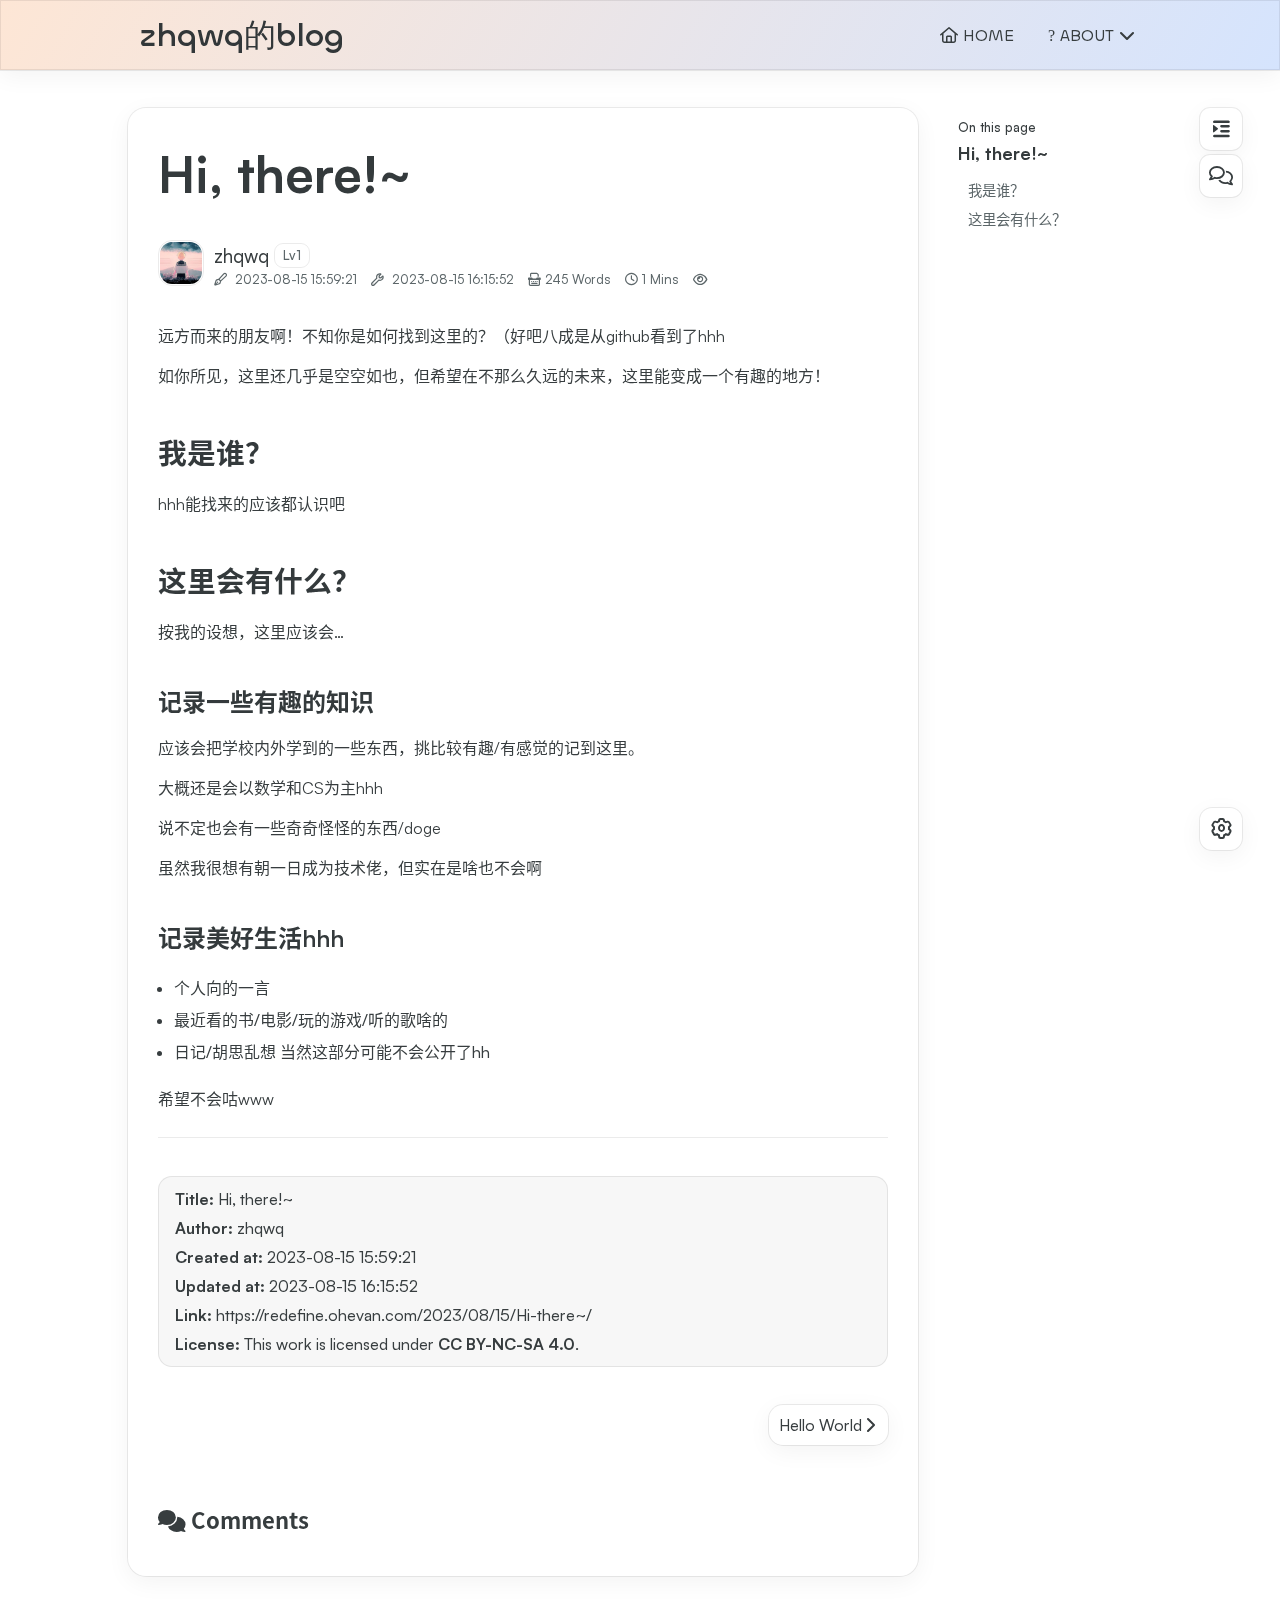
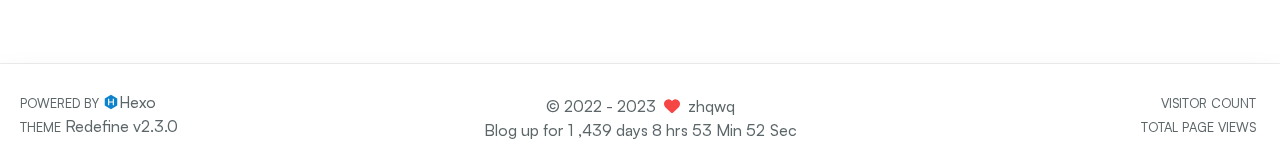
<file: 2023/08/15/Hi-there~/index.html>
<!DOCTYPE html>
<html lang="en">
<head>
    <meta charset="utf-8">
    <meta name="viewport" content="width=device-width, initial-scale=1">
    <meta name="keywords" content="Hexo Theme Redefine">
    
    <meta name="author" content="zhqwq">
    <!-- preconnect -->
    <link rel="preconnect" href="https://fonts.googleapis.com">
    <link rel="preconnect" href="https://fonts.gstatic.com" crossorigin>
    
    
    <!--- Seo Part-->
    
    <link rel="canonical" href="http://example.com/2023/08/15/hi-there~/"/>
    <meta name="robots" content="index,follow">
    <meta name="googlebot" content="index,follow">
    <meta name="revisit-after" content="1 days">
    
        <meta name="description" content="远方而来的朋友啊！不知你是如何找到这里的？（好吧八成是从github看到了hhh 如你所见，这里还几乎是空空如也，但希望在不那么久远的未来，这里能变成一个有趣的地方！ 我是谁？hhh能找来的应该都认识吧 这里会有什么？按我的设想，这里应该会… 记录一些有趣的知识应该会把学校内外学到的一些东西，挑比较有趣&#x2F;有感觉的记到这里。 大概还是会以数学和CS为主hhh 说不定也会有一些奇奇怪怪的东西">
<meta property="og:type" content="article">
<meta property="og:title" content="Hi, there!~">
<meta property="og:url" content="http://example.com/2023/08/15/Hi-there~/index.html">
<meta property="og:site_name" content="Hexo">
<meta property="og:description" content="远方而来的朋友啊！不知你是如何找到这里的？（好吧八成是从github看到了hhh 如你所见，这里还几乎是空空如也，但希望在不那么久远的未来，这里能变成一个有趣的地方！ 我是谁？hhh能找来的应该都认识吧 这里会有什么？按我的设想，这里应该会… 记录一些有趣的知识应该会把学校内外学到的一些东西，挑比较有趣&#x2F;有感觉的记到这里。 大概还是会以数学和CS为主hhh 说不定也会有一些奇奇怪怪的东西">
<meta property="og:locale" content="en_US">
<meta property="article:published_time" content="2023-08-15T07:59:21.875Z">
<meta property="article:modified_time" content="2023-08-15T08:15:52.293Z">
<meta property="article:author" content="John Doe">
<meta name="twitter:card" content="summary">
    
    
    <!--- Icon Part-->
    <link rel="icon" type="image/png" href="/images/redefine-favicon.svg" sizes="192x192">
    <link rel="apple-touch-icon" sizes="180x180" href="/images/redefine-favicon.svg">
    <meta name="theme-color" content="#8FBC94">
    <link rel="shortcut icon" href="/images/redefine-favicon.svg">
    <!--- Page Info-->
    
    <title>
        
            Hi, there!~ -
        
        zhqwq的blog
    </title>
    
<link rel="stylesheet" href="/css/style.css">

    
<link rel="stylesheet" href="/fonts/fonts.css">

    
<link rel="stylesheet" href="/fonts/Satoshi/satoshi.css">

    
<link rel="stylesheet" href="/fonts/Chillax/chillax.css">

    <!--- Font Part-->
    
    
    
    

    <!--- Inject Part-->
    
    <script id="hexo-configurations">
    let Global = window.Global || {};
    Global.hexo_config = {"hostname":"example.com","root":"/","language":"en"};
    Global.theme_config = {"articles":{"style":{"font_size":"16px","line_height":1.5,"image_border_radius":"14px","image_alignment":"center","image_caption":false,"link_icon":true},"word_count":{"enable":true,"count":true,"min2read":true},"author_label":{"enable":true,"auto":false,"list":[]},"code_block":{"copy":true,"style":"mac","font":{"enable":false,"family":null,"url":null}},"toc":{"enable":true,"max_depth":3,"number":false,"expand":true,"init_open":true},"copyright":true,"lazyload":true,"recommendation":{"enable":false,"title":"推荐阅读","limit":3,"mobile_limit":2,"placeholder":"/images/wallhaven-wqery6-light.webp","skip_dirs":[]}},"colors":{"primary":"#8FBC94","secondary":null},"global":{"fonts":{"chinese":{"enable":false,"family":null,"url":null},"english":{"enable":false,"family":null,"url":null}},"content_max_width":"1000px","sidebar_width":"210px","hover":{"shadow":true,"scale":false},"scroll_progress":{"bar":false,"percentage":true},"website_counter":{"url":"https://busuanzi.ibruce.info/busuanzi/2.3/busuanzi.pure.mini.js","enable":true,"site_pv":true,"site_uv":true,"post_pv":true},"single_page":true,"open_graph":true,"google_analytics":{"enable":false,"id":null}},"home_banner":{"enable":true,"style":"fixed","image":{"light":"/images/wallhaven-wqery6-light.webp","dark":"/images/wallhaven-wqery6-dark.webp"},"title":"zhqwq 的 blog","subtitle":{"text":["One must imagine Sisyphus happy.","Stay hungry, stay foolish.","May the power of P versus NP with you!^_^"],"hitokoto":{"enable":false,"api":"https://v1.hitokoto.cn"},"typing_speed":100,"backing_speed":80,"starting_delay":500,"backing_delay":1500,"loop":false,"smart_backspace":true},"text_color":{"light":"#fff","dark":"#d1d1b6"},"text_style":{"title_size":"2.8rem","subtitle_size":"1.5rem","line_height":1.2},"custom_font":{"enable":false,"family":null,"url":null},"social_links":{"enable":true,"links":{"github":"https://github.com/zhqwqwq","instagram":null,"zhihu":null,"twitter":null,"email":"zhanghq22@mails.tsinghua.edu.cm","luogu":"https://www.luogu.com.cn/user/37718"},"qrs":{"weixin":null}}},"plugins":{"feed":{"enable":false},"aplayer":{"enable":false,"type":"fixed","audios":[{"name":null,"artist":null,"url":null,"cover":null}]},"mermaid":{"enable":false,"version":"9.3.0"}},"version":"2.3.0","navbar":{"auto_hide":false,"color":{"left":"#f78736","right":"#367df7","transparency":35},"links":{"Home":{"path":"/","icon":"fa-regular fa-house"},"About":{"icon":"fa-duotone fa-question","submenus":{"关于我":"haimeixie.com","我的洛谷博客":"https://zhqwqsblog.blog.luogu.org/"},"path":null}},"search":{"enable":false,"preload":true}},"page_templates":{"friends_column":2,"tags_style":"blur"},"home":{"sidebar":{"enable":true,"position":"left","first_item":"menu","announcement":null,"links":null},"article_date_format":"auto","categories":{"enable":true,"limit":3},"tags":{"enable":true,"limit":3}},"footerStart":"2022/8/17 11:45:14"};
    Global.language_ago = {"second":"%s seconds ago","minute":"%s minutes ago","hour":"%s hours ago","day":"%s days ago","week":"%s weeks ago","month":"%s months ago","year":"%s years ago"};
    Global.data_config = {"masonry":false};
  </script>
    
    <!--- Fontawesome Part-->
    
<link rel="stylesheet" href="/fontawesome/fontawesome.min.css">

    
<link rel="stylesheet" href="/fontawesome/brands.min.css">

    
<link rel="stylesheet" href="/fontawesome/solid.min.css">

    
<link rel="stylesheet" href="/fontawesome/regular.min.css">

    
    
    
    
<meta name="generator" content="Hexo 6.3.0"></head>


<body>
<div class="progress-bar-container">
    

    
        <span class="pjax-progress-bar"></span>
        <span class="swup-progress-icon">
            <i class="fa-solid fa-circle-notch fa-spin"></i>
        </span>
    
</div>


<main class="page-container" id="swup">
    

    

    <div class="main-content-container">
        

        <div class="main-content-header">
            <header class="navbar-container">
    
    <div class="navbar-content">
        <div class="left">
            
            <a class="logo-title" href="/">
                
                zhqwq的blog
                
            </a>
        </div>

        <div class="right">
            <!-- PC -->
            <div class="desktop">
                <ul class="navbar-list">
                    
                        
                            <li class="navbar-item">
                                <!-- Menu -->
                                <a class="" 
                                    href="/"  >
                                    
                                        
                                            <i class="fa-regular fa-house"></i>
                                        
                                        HOME
                                    
                                </a>
                                <!-- Submenu -->
                                
                            </li>
                    
                        
                            <li class="navbar-item">
                                <!-- Menu -->
                                <a class="has-dropdown" 
                                    href="#" onClick="return false;">
                                    
                                        
                                            <i class="fa-duotone fa-question"></i>
                                        
                                        ABOUT&nbsp;<i class="fa-solid fa-chevron-down"></i>
                                    
                                </a>
                                <!-- Submenu -->
                                
                                    <ul class="sub-menu">
                                    
                                        <li>
                                        <a href="/haimeixie.com">关于我
                                        </a>
                                        </li>
                                    
                                        <li>
                                        <a target="_blank" rel="noopener" href="https://zhqwqsblog.blog.luogu.org/">我的洛谷博客
                                        </a>
                                        </li>
                                    
                                    </ul>
                                
                            </li>
                    
                    
                </ul>
            </div>
            <!-- Mobile -->
            <div class="mobile">
                
                <div class="icon-item navbar-bar">
                    <div class="navbar-bar-middle"></div>
                </div>
            </div>
        </div>
    </div>

    <!-- Mobile drawer -->
    <div class="navbar-drawer">
        <ul class="drawer-navbar-list">
            
                
                    <li class="drawer-navbar-item flex-center">
                        <a class="" 
                        href="/"  >
                             
                                
                                    <i class="fa-regular fa-house"></i>
                                
                                HOME
                            
                        </a>
                    </li>
                    <!-- Submenu -->
                    
            
                
                    <li class="drawer-navbar-item flex-center">
                        <a class="has-dropdown" 
                        href="#" onClick="return false;">
                            
                                
                                    <i class="fa-duotone fa-question"></i>
                                
                                ABOUT&nbsp;<i class="fa-solid fa-chevron-down"></i>
                            
                        </a>
                    </li>
                    <!-- Submenu -->
                              
                        
                            <li class="dropdown-item flex-center">
                                <a class="dropdown-item" href="/haimeixie.com">关于我</a>
                            </li>
                        
                            <li class="dropdown-item flex-center">
                                <a class="dropdown-item" target="_blank" rel="noopener" href="https://zhqwqsblog.blog.luogu.org/">我的洛谷博客</a>
                            </li>
                        
                    
            

        </ul>
    </div>

    <div class="window-mask"></div>

</header>


        </div>

        <div class="main-content-body">

            

            <div class="main-content">

                
                    <div class="post-page-container">
    <div class="article-content-container">

        <div class="article-title">
            
                <h1 class="article-title-regular">Hi, there!~</h1>
            
            </div>
            
                    
        
        
            <div class="article-header">
                <div class="avatar">
                    <img src="/images/zhqwq.png">
                </div>
                <div class="info">
                    <div class="author">
                        <span class="name">zhqwq</span>
                        
                            <span class="author-label">Lv1</span>
                        
                    </div>
                    <div class="meta-info">
                        <div class="article-meta-info">
    <span class="article-date article-meta-item">
        <i class="fa-regular fa-pen-fancy"></i>&nbsp;
        <span class="desktop">2023-08-15 15:59:21</span>
        <span class="mobile">2023-08-15 15:59:21</span>
        <span class="hover-info">Created</span>
    </span>
    
        <span class="article-date article-meta-item">
            <i class="fa-regular fa-wrench"></i>&nbsp;
            <span class="desktop">2023-08-15 16:15:52</span>
            <span class="mobile">2023-08-15 16:15:52</span>
            <span class="hover-info">Updated</span>
        </span>
    

    
    

    
    
        <span class="article-wordcount article-meta-item">
            <i class="fa-regular fa-typewriter"></i>&nbsp;<span>245 Words</span>
        </span>
    
    
        <span class="article-min2read article-meta-item">
            <i class="fa-regular fa-clock"></i>&nbsp;<span>1 Mins</span>
        </span>
    
    
        <span class="article-pv article-meta-item">
            <i class="fa-regular fa-eye"></i>&nbsp;<span id="busuanzi_value_page_pv"></span>
        </span>
    
</div>

                    </div>
                </div>
            </div>
        

        <div class="article-content markdown-body">
            <p>远方而来的朋友啊！不知你是如何找到这里的？（好吧八成是从github看到了hhh</p>
<p>如你所见，这里还几乎是空空如也，但希望在不那么久远的未来，这里能变成一个有趣的地方！</p>
<h3 id="我是谁？"><a href="#我是谁？" class="headerlink" title="我是谁？"></a>我是谁？</h3><p>hhh能找来的应该都认识吧</p>
<h3 id="这里会有什么？"><a href="#这里会有什么？" class="headerlink" title="这里会有什么？"></a>这里会有什么？</h3><p>按我的设想，这里应该会…</p>
<h4 id="记录一些有趣的知识"><a href="#记录一些有趣的知识" class="headerlink" title="记录一些有趣的知识"></a>记录一些有趣的知识</h4><p>应该会把学校内外学到的一些东西，挑比较有趣&#x2F;有感觉的记到这里。</p>
<p>大概还是会以数学和CS为主hhh</p>
<p>说不定也会有一些奇奇怪怪的东西&#x2F;doge</p>
<p>虽然我很想有朝一日成为技术佬，但实在是啥也不会啊</p>
<h4 id="记录美好生活hhh"><a href="#记录美好生活hhh" class="headerlink" title="记录美好生活hhh"></a>记录美好生活hhh</h4><ul>
<li>个人向的一言</li>
<li>最近看的书&#x2F;电影&#x2F;玩的游戏&#x2F;听的歌啥的</li>
<li>日记&#x2F;胡思乱想 当然这部分可能不会公开了hh</li>
</ul>
<p>希望不会咕www</p>

        </div>

        
            <div class="post-copyright-info">
                <div class="article-copyright-info-container">
    <ul>
        <li><strong>Title:</strong> Hi, there!~</li>
        <li><strong>Author:</strong> zhqwq</li>
        <li><strong>Created at:</strong> 2023-08-15 15:59:21</li>
        
            <li>
                <strong>Updated at:</strong> 2023-08-15 16:15:52
            </li>
        
        <li>
            <strong>Link:</strong> https://redefine.ohevan.com/2023/08/15/Hi-there~/
        </li>
        <li>
            <strong>License:</strong> This work is licensed under <a class="license" target="_blank" rel="noopener" href="https://creativecommons.org/licenses/by-nc-sa/4.0/deed.zh">CC BY-NC-SA 4.0</a>.
        </li>
    </ul>
</div>

            </div>
        

        

        

        
            <div class="article-nav">
                
                
                    <div class="article-next">
                        <a class="next"
                        rel="next"
                        href="/2023/05/06/hello-world/"
                        >
                            <span class="title flex-center">
                                <span class="post-nav-title-item">Hello World</span>
                                <span class="post-nav-item">Next posts</span>
                            </span>
                            <span class="right arrow-icon flex-center">
                                <i class="fa-solid fa-chevron-right"></i>
                            </span>
                        </a>
                    </div>
                
            </div>
        


        
            <div class="comment-container">
                <div class="comments-container pjax">
    <div id="comment-anchor"></div>
    <div class="comment-area-title">
        <i class="fa-solid fa-comments"></i>&nbsp;Comments
    </div>
    

        
            
 
    <div id="waline"></div>
    <script type="module"  data-swup-reload-script>
        import { init } from 'https://evan.beee.top/js/waline.mjs';

        function loadWaline() {
            init({
                el: '#waline',
                serverURL: 'https://example.example.com',
                lang: 'zh-CN',
                dark: 'body[class~="dark-mode"]',
                requiredMeta: ['nick','mail'], // cannot customize by theme config, change it yourself
            });
        }

        if ('true') {
            const loadWalineTimeout = setTimeout(() => {
                loadWaline();
                clearTimeout(loadWalineTimeout);
            }, 1000);
        } else {
            window.addEventListener('DOMContentLoaded', loadWaline);
        }
        
    </script>



        
    
</div>

            </div>
        
    </div>

    
        <div class="toc-content-container">
            <div class="post-toc-wrap">
    <div class="post-toc">
        <div class="toc-title">On this page</div>
        <div class="page-title">Hi, there!~</div>
        <ol class="nav"><li class="nav-item nav-level-3"><a class="nav-link" href="#%E6%88%91%E6%98%AF%E8%B0%81%EF%BC%9F"><span class="nav-text">我是谁？</span></a></li><li class="nav-item nav-level-3"><a class="nav-link" href="#%E8%BF%99%E9%87%8C%E4%BC%9A%E6%9C%89%E4%BB%80%E4%B9%88%EF%BC%9F"><span class="nav-text">这里会有什么？</span></a></li></ol>

    </div>
</div>
        </div>
    
</div>



                

            </div>
            
            

        </div>

        <div class="main-content-footer">
            <footer class="footer">
    <div class="info-container">
        <div class="copyright-info">
            &copy;
            
              <span>2022</span>
              -
            
            2023&nbsp;&nbsp;<i class="fa-solid fa-heart fa-beat" style="--fa-animation-duration: 0.5s; color: #f54545"></i>&nbsp;&nbsp;<a href="/">zhqwq</a>
        </div>
        
            <script data-swup-reload-script src="https://busuanzi.ibruce.info/busuanzi/2.3/busuanzi.pure.mini.js"></script>
            <div class="website-count info-item">
                
                    <span id="busuanzi_container_site_uv" class="busuanzi_container_site_uv">
                        VISITOR COUNT&nbsp;<span id="busuanzi_value_site_uv" class="busuanzi_value_site_uv"></span>
                    </span>
                
                
                    <span id="busuanzi_container_site_pv" class="busuanzi_container_site_pv">
                        TOTAL PAGE VIEWS&nbsp;<span id="busuanzi_value_site_pv" class="busuanzi_value_site_pv"></span>
                    </span>
                
            </div>
        
        <div class="theme-info info-item">
            <span class="powered-by-container">POWERED BY <?xml version="1.0" encoding="utf-8"?><!DOCTYPE svg PUBLIC "-//W3C//DTD SVG 1.1//EN" "http://www.w3.org/Graphics/SVG/1.1/DTD/svg11.dtd"><svg version="1.1" id="圖層_1" xmlns="http://www.w3.org/2000/svg" xmlns:xlink="http://www.w3.org/1999/xlink" x="0px" y="0px" width="1rem" height="1rem" viewBox="0 0 512 512" enable-background="new 0 0 512 512" xml:space="preserve"><path fill="#0E83CD" d="M256.4,25.8l-200,115.5L56,371.5l199.6,114.7l200-115.5l0.4-230.2L256.4,25.8z M349,354.6l-18.4,10.7l-18.6-11V275H200v79.6l-18.4,10.7l-18.6-11v-197l18.5-10.6l18.5,10.8V237h112v-79.6l18.5-10.6l18.5,10.8V354.6z"/></svg><a target="_blank" href="https://hexo.io">Hexo</a></span>
                <br>
            <span class="theme-version-container">THEME&nbsp;<a class="theme-version" target="_blank" href="https://github.com/EvanNotFound/hexo-theme-redefine">Redefine v2.3.0</a></span>
        </div>
        
        
            <div>
                Blog up for <span class="odometer" id="runtime_days" ></span> days <span class="odometer" id="runtime_hours"></span> hrs <span class="odometer" id="runtime_minutes"></span> Min <span class="odometer" id="runtime_seconds"></span> Sec
            </div>
        
        
        
            <script data-swup-reload-script>
                try {
                    function odometer_init() {
                    const elements = document.querySelectorAll('.odometer');
                    elements.forEach(el => {
                        new Odometer({
                            el,
                            format: '( ddd).dd',
                            duration: 200
                        });
                    });
                    }
                    odometer_init();
                } catch (error) {}
            </script>
        
        
        
    </div>  
</footer>
        </div>
    </div>

    
        <div class="post-tools">
            <div class="post-tools-container">
    <ul class="article-tools-list">
        <!-- TOC aside toggle -->
        
            <li class="right-bottom-tools page-aside-toggle">
                <i class="fa-regular fa-outdent"></i>
            </li>
        

        <!-- go comment -->
        
            <li class="go-comment">
                <i class="fa-regular fa-comments"></i>
            </li>
        
    </ul>
</div>

        </div>
    

    <div class="right-side-tools-container">
        <div class="side-tools-container">
    <ul class="hidden-tools-list">
        <li class="right-bottom-tools tool-font-adjust-plus flex-center">
            <i class="fa-regular fa-magnifying-glass-plus"></i>
        </li>

        <li class="right-bottom-tools tool-font-adjust-minus flex-center">
            <i class="fa-regular fa-magnifying-glass-minus"></i>
        </li>

        <li class="right-bottom-tools tool-expand-width flex-center">
            <i class="fa-regular fa-expand"></i>
        </li>

        <li class="right-bottom-tools tool-dark-light-toggle flex-center">
            <i class="fa-regular fa-moon"></i>
        </li>

        <!-- rss -->
        

        

        <li class="right-bottom-tools tool-scroll-to-bottom flex-center">
            <i class="fa-regular fa-arrow-down"></i>
        </li>
    </ul>

    <ul class="visible-tools-list">
        <li class="right-bottom-tools toggle-tools-list flex-center">
            <i class="fa-regular fa-cog fa-spin"></i>
        </li>
        
            <li class="right-bottom-tools tool-scroll-to-top flex-center">
                <i class="arrow-up fas fa-arrow-up"></i>
                <span class="percent"></span>
            </li>
        
        
    </ul>
</div>

    </div>

    <div class="image-viewer-container">
    <img src="">
</div>


    


</main>


<script src="/js/libs/Swup.min.js"></script>

<script src="/js/libs/SwupSlideTheme.min.js"></script>

<script src="/js/libs/SwupScriptsPlugin.min.js"></script>

<script src="/js/libs/SwupProgressPlugin.min.js"></script>

<script src="/js/libs/SwupScrollPlugin.min.js"></script>

<script>
    const swup = new Swup({
        plugins: [
            new SwupScriptsPlugin({
                optin: true,
            }),
            new SwupProgressPlugin(),
            new SwupScrollPlugin({
                offset: 80,
            }),
            new SwupSlideTheme({
                mainElement: ".main-content-body",
            }),
        ],
        containers: ["#swup"],
    });

    swup.on("pageView", () => {
        Global.refresh();
    });

    // if (document.readyState === "complete") {
    //
    // } else {
    //     document.addEventListener("DOMContentLoaded", () => init());
    // }
</script>





<script src="/js/utils.js"></script>

<script src="/js/main.js"></script>

<script src="/js/layouts/navbarShrink.js"></script>

<script src="/js/tools/scrollTopBottom.js"></script>

<script src="/js/tools/lightDarkSwitch.js"></script>

<script src="/js/layouts/categoryList.js"></script>





    
<script src="/js/tools/codeBlock.js"></script>




    
<script src="/js/layouts/lazyload.js"></script>




    
<script src="/js/tools/runtime.js"></script>

    
<script src="/js/libs/odometer.min.js"></script>

    
<link rel="stylesheet" href="/assets/odometer-theme-minimal.css">




  
<script src="/js/libs/Typed.min.js"></script>

  
<script src="/js/plugins/typed.js"></script>







<div class="post-scripts" data-swup-reload-script>
    
        
<script src="/js/tools/tocToggle.js"></script>

<script src="/js/layouts/toc.js"></script>

<script src="/js/libs/anime.min.js"></script>

<script src="/js/plugins/tabs.js"></script>

    
</div>


</body>
</html>
</file>
